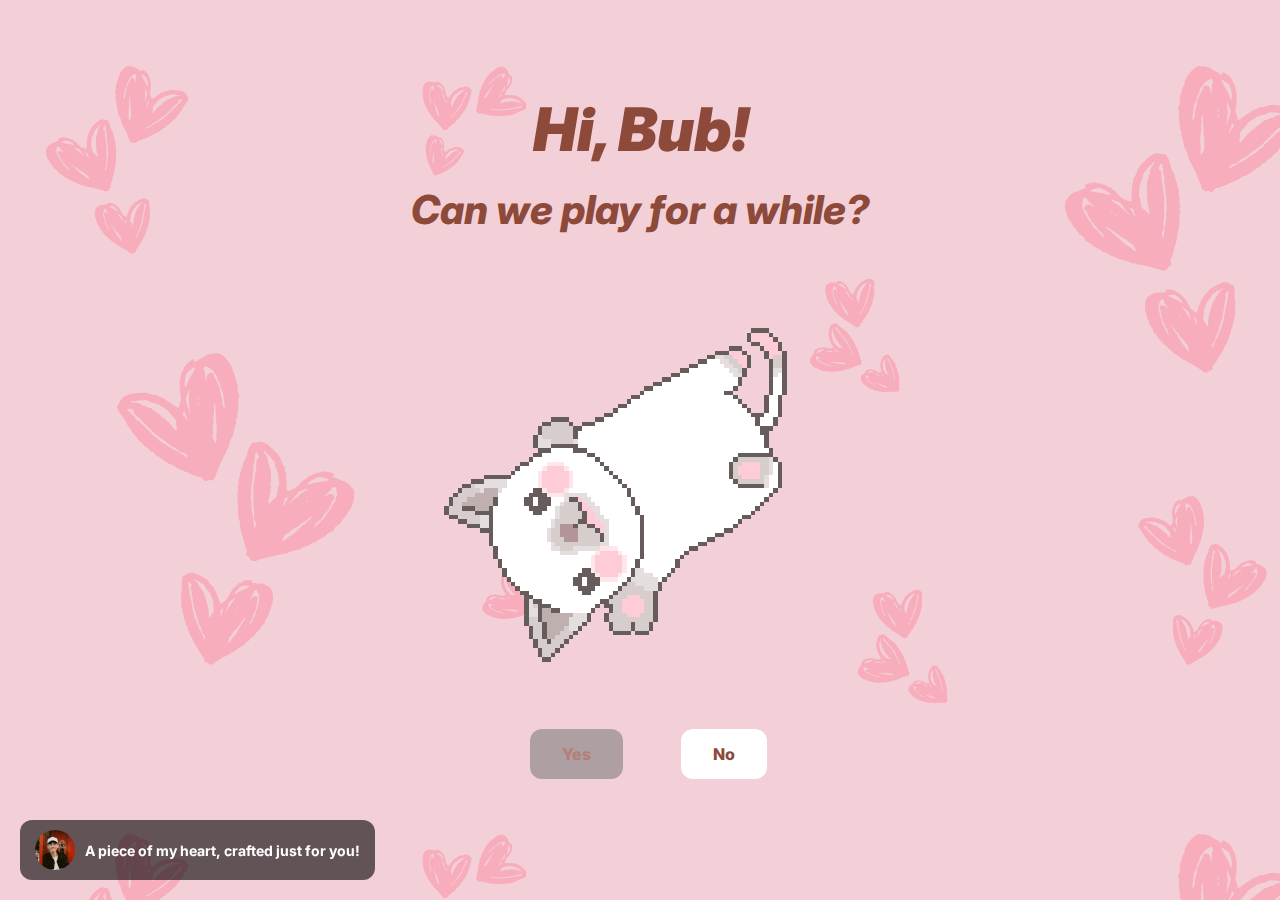
<file: index.html>
<!DOCTYPE html>
<html lang="en">
    <head>
        <title>Play with Me!</title>
        <link rel="stylesheet" href="./styles.css">
        <link href="https://fonts.googleapis.com/css2?family=Inter:wght@300;400;700&display=swap" rel="stylesheet">
        <link rel="icon" type="image/png" href="asset/favicon.png">
    </head> 
    <body>
      <script src="index.js"></script>
        <div class="container">
            <div >
                <h1 class = "header_text" id="greet">Hi, Bub!</h1>
                <h1 class = "header_text">Can we play for a while?</h1>
            </div>
            <div class="gif_container">
                <img src="asset/cute_cat.gif" alt="Cute animated illustration">
            </div>
            <div class = "buttons">
                <button class="btn" id = "yesButton" onclick="nextPage()">Yes</button>
                <button class="btn" id="noButton" onmouseover="moveButton()" onclick="moveButton()">No</button>
            </div>
        </div>
        <div class="credit_container">
          <div class="credit">
            <img src="asset/your_bub.jpg" alt="Your Bub" class="credit-img">
            <p class="credit-text">A piece of my heart, crafted just for you!</p>
        </div>
        </div>
    </body> 
</html>
</file>
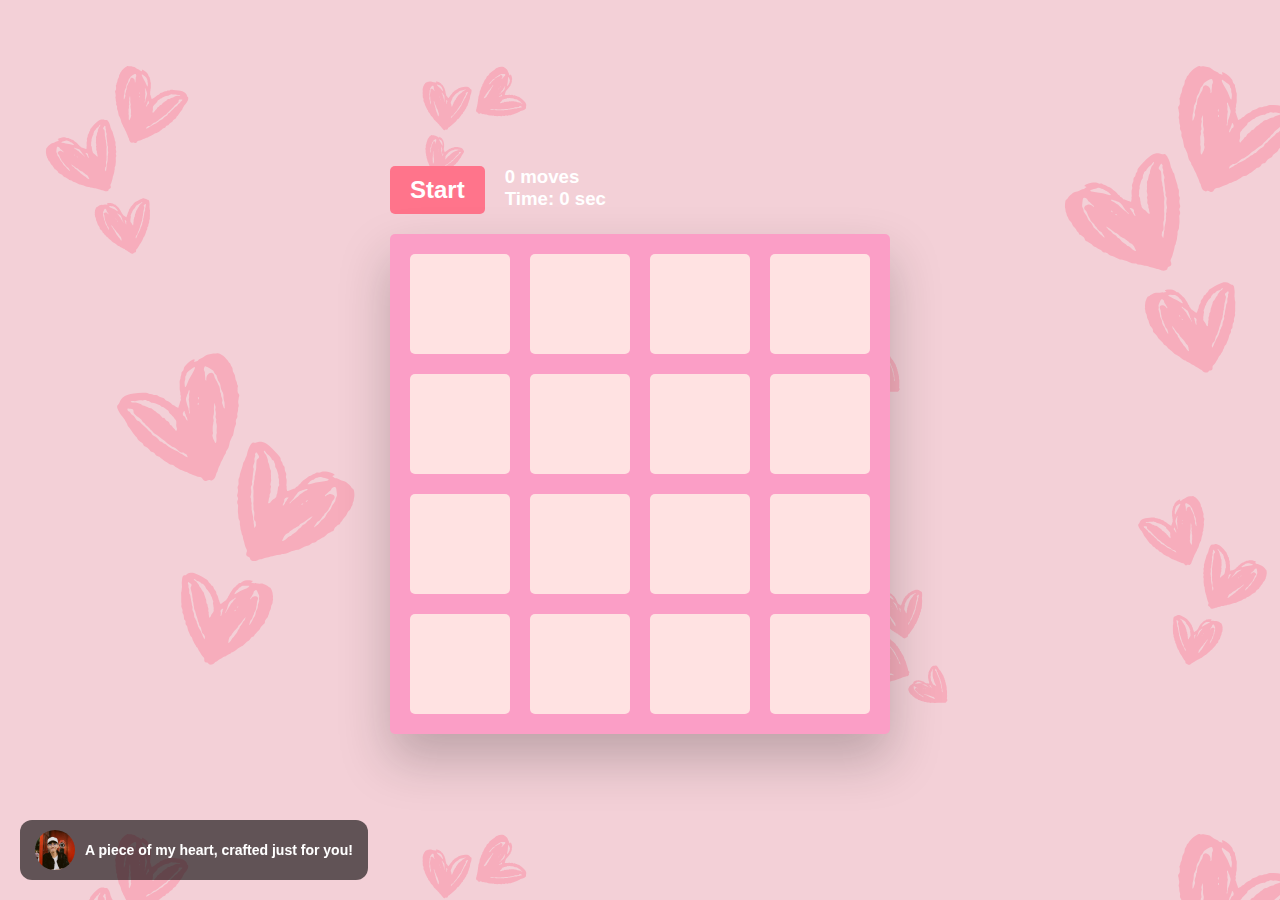
<file: memory.html>
<!DOCTYPE html>
<html lang="en">
<head>
    <meta charset="UTF-8">
    <meta http-equiv="X-UA-Compatible" content="IE=edge">
    <meta name="viewport" content="width=device-width, initial-scale=1.0">
    <title>Memory Game</title>
    <link rel="icon" type="image/png" href="asset/favicon.png">
    <link rel="stylesheet" href="memory.css">
    <link rel="stylesheet" href="styles.css">
    <script src="memory.js" defer></script>
</head>
<body>
    <div class="game">
        <div class="controls">
            <button>Start</button>
            <div class="stats">
                <div class="moves">0 moves</div>
                <div class="timer">Time: 0 sec</div>
            </div>
        </div>
        <div class="board-container">
            <div class="board" data-dimension="4"></div>
            <div class="win">✨ You Did It! ✨</div>
        </div>
    </div>
    <div class="credit_container">
        <div class="credit">
          <img src="asset/your_bub.jpg" alt="Your Bub" class="credit-img">
          <p class="credit-text">A piece of my heart, crafted just for you!</p>
      </div>
      </div>
</body>
</html>
</file>
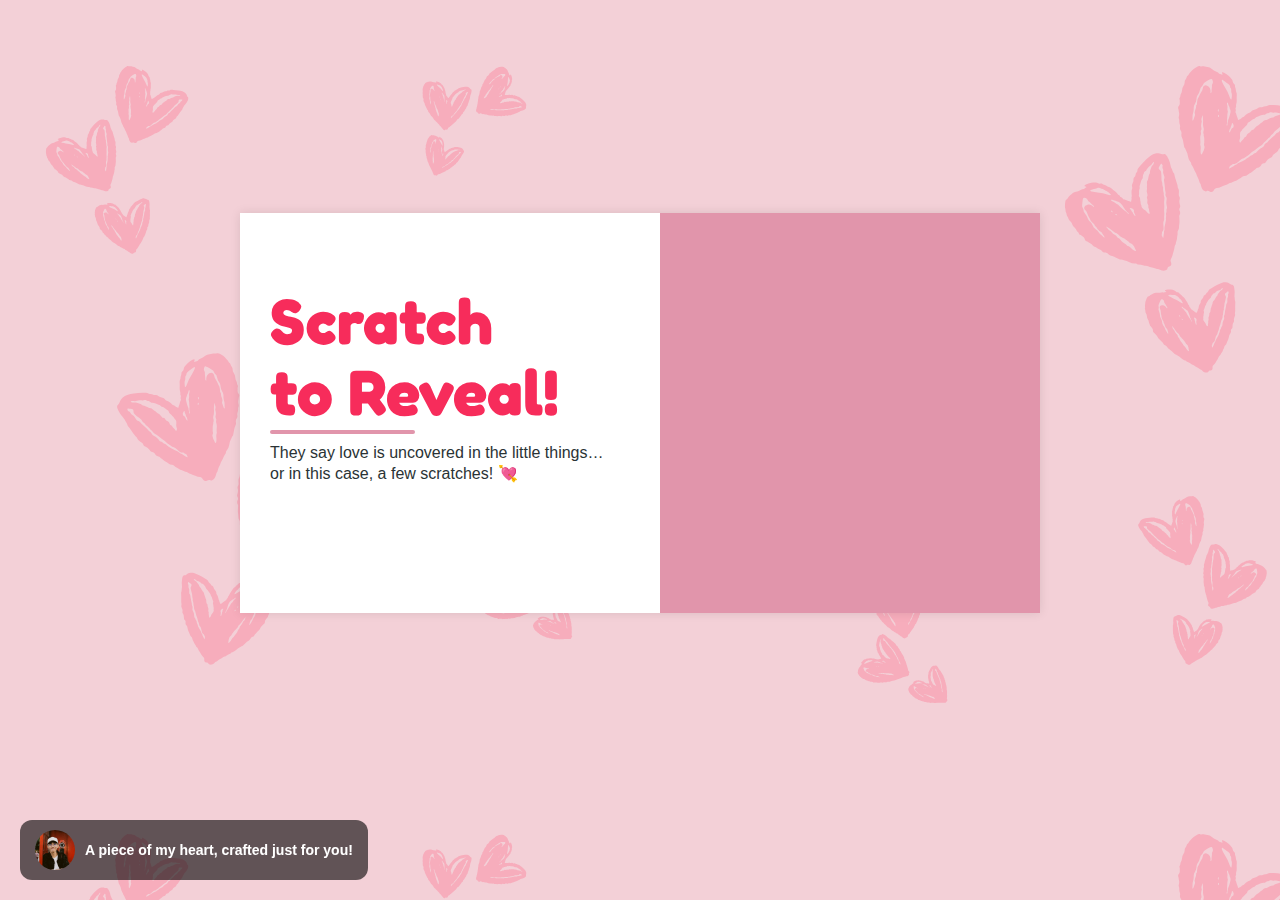
<file: scratchit.html>
<!DOCTYPE html>
<html lang="en">
<head>
    <meta charset="UTF-8">
    <meta name="viewport" content="width=device-width, initial-scale=1.0">
    <title>Scratch & Reveal</title>
    <link rel="icon" type="image/png" href="asset/favicon.png">
    <link href="https://fonts.googleapis.com/css2?family=Fredoka:wght@700&display=swap" rel="stylesheet">
    <link rel="stylesheet" href="scratchit.css">
    <link rel="stylesheet" href="styles.css">
    <script src="scratchit.js" defer></script>
</head>
<body>
    <div class="container">
        <div class="left-panel">
            <h2>Scratch <span>to Reveal!</span></h2>
            <p>They say love is uncovered in the little things… or in this case, a few scratches! 💘</p>
        </div>
        <div class="right-panel">
            <div class="scratch-container">
                <img src="asset/valentine.png" alt="Revealed Image" class="hidden-image">
                <canvas id="scratchCanvas"></canvas>
            </div>
        </div>
    </div>
    <div class="credit_container">
      <div class="credit">
        <img src="asset/your_bub.jpg" alt="Your Bub" class="credit-img">
        <p class="credit-text">A piece of my heart, crafted just for you!</p>
    </div>
    </div>
</body>
</html>
</file>
<file: styles.css>
body {
  display: flex;
  justify-content: center;
  align-items: center;
  height: 90vh;
  background-color: #F3D0D7;
  font-family: 'Inter', sans-serif;
  background-image: url('asset/bg-pattern.png');
}

#greet{
  font-weight: 900;
  font-size:60px;
}
#noButton {
  position: absolute;
  margin-left: 150px;
  transition: 0.5s;
}

#yesButton {
  position: absolute;
  margin-right: 150px;
  cursor: not-allowed;
  background-color: gray;
  color: #8D493A;
  cursor: not-allowed;
  opacity: 0.6;
  pointer-events: none;
}

#yesButton.enabled {
  background-color: white !important;
  cursor: pointer;
  opacity: 1;
  pointer-events: auto;
}

.header_text {
  font-family: 'Nunito';
  font-size: 40px;
  font-weight: bold;
  color: #8D493A;
  text-align: center;
  margin-top: 20px;
  margin-bottom: 0;
  font-family: 'Inter', sans-serif;
  font-weight: 800;
  font-style: italic;
}

.buttons {
  display: flex;
  flex-direction: row;
  justify-content: center;
  align-items: center;
  margin-top: 20px;
  margin-left: 20px;
}

.btn {
  background-color: #ffffff;
  color: #8D493A;
  padding: 15px 32px;
  text-align: center;
  display: inline-block;
  font-size: 16px;
  margin: 4px 2px;
  cursor: pointer;
  border: none;
  border-radius: 12px;
  transition: background-color 0.3s ease;
  font-family: 'Inter', sans-serif;
  font-weight: 800;
}

.gif_container {
  display: flex;
  justify-content: center;
  align-items: center;
}

.credit {
  display: flex;
  align-items: center;
  justify-content: center;
  position: fixed;
  bottom: 20px;
  left: 20px;
  font-family: 'Inter', sans-serif;
  font-size: 14px;
  font-weight: bold;
  color: white;
  background: rgba(0, 0, 0, 0.6);
  padding: 10px 15px;
  border-radius: 12px;
}

.credit-img {
  width: 40px;
  height: 40px;
  border-radius: 50%;
  margin-right: 10px;
  object-fit: cover;
}

.credit-text {
  margin: 0;
  color: white;
}


@media only screen and (max-width: 320px) and (max-height: 568px) {
  body {
      height: 100vh;
  }

  .header_text {
      font-size: 20px;
  }

  img {
      height: 60vh;
  }

  .btn {
      padding: 10px 18px;
      font-size: 12px;
  }
}

@media only screen and (max-width: 414px) and (max-height: 736px) {
  body {
      height: 90vh;
  }

  .header_text {
      font-size: 28px;
  }

  img {
      height: 60vh;
  }

  .btn {
      padding: 15px 25px;
      font-size: 14px;
  }
}
</file>
<file: memory.css>
html {
  width: 100%;
  height: 100%;
}

.body {
  font-family: 'Inter', sans-serif;
}

.game {
  position: absolute;
  top: 50%;
  left: 50%;
  transform: translate(-50%, -50%);
}
.controls {
  display: flex;
  gap: 20px;
  margin-bottom: 20px;
}
button {
  background: #FF748B;
  color: #FFF;
  border-radius: 5px;
  padding: 10px 20px;
  border: 0;
  cursor: pointer;
  font-family: Arial, Helvetica, sans-serif;
  font-size: 18pt;
  font-weight: bold;
}
.disabled {
  color: #DE3163;
}
.stats {
  color: #FFF;
  font-size: 14pt;
  font-weight: bold;
}
.board-container {
  position: relative;
}
.board,
.win {
  border-radius: 5px;
  box-shadow: 0 25px 50px rgb(33 33 33 / 25%);
  background: #FB9EC6;
  transition: transform .6s cubic-bezier(0.4, 0.0, 0.2, 1);
  backface-visibility: hidden;
}
.board {
  padding: 20px;
  display: grid;
  grid-template-columns: repeat(4, auto);
  grid-gap: 20px;
}
.board-container.flipped .board {
  transform: rotateY(180deg) rotateZ(50deg);
}
.board-container.flipped .win {
  transform: rotateY(0) rotateZ(0);
}
.card {
  position: relative;
  width: 100px;
  height: 100px;
  cursor: pointer;
}
.card-front,
.card-back {
  position: absolute;
  border-radius: 5px;
  width: 100%;
  height: 100%;
  background: #FFE2E2;
  transition: transform .6s cubic-bezier(0.4, 0.0, 0.2, 1);
  backface-visibility: hidden;
}
.card-back {
  display: flex;
  align-items: center;
  justify-content: center;
  transform: rotateY(180deg) rotateZ(50deg);
  font-size: 28pt;
  user-select: none;
  text-align: center;
  line-height: 100px;
  background: #FDF8E6;
}
.card-back img {
  width: 50%;
  height: 50%;
  object-fit: contain;
  display: block;
  margin: auto;
}

.card.flipped .card-front {
  transform: rotateY(180deg) rotateZ(50deg);
}
.card.flipped .card-back {
  transform: rotateY(0) rotateZ(0);
}
.win {
  position: absolute;
  top: 0;
  left: 0;
  width: 100%;
  height: 100%;
  text-align: center;
  background: #FDF8E6;
  transform: rotateY(180deg) rotateZ(50deg);
}
.win-text {
  position: absolute;
  top: 50%;
  left: 50%;
  transform: translate(-50%, -50%);
  font-size: 21pt;
  font-weight: 800;
  color: #282A3A;
  line-height: 1.6;
  font-size: 1.5rem;
  text-align: center;
}
.highlight {
  color: #7303c0;
}

#continue-btn {
  background-color: #ff4081;
  color: white;
  border: none;
  padding: 10px 20px;
  font-size: 1.2rem;
  border-radius: 8px;
  cursor: pointer;
  transition: 0.3s;
}

#continue-btn:hover {
  background-color: #e91e63;
}
</file>
<file: scratchit.css>
body {
  display: flex;
  justify-content: center;
  align-items: center;
  height: 100vh;
  background-color: #f8f8f8;
  font-family: 'Inter', sans-serif;
}
.container {
  display: flex;
  width: 800px;
  height: 400px;
  background: white;
  box-shadow: 0 0 10px rgba(0, 0, 0, 0.1);
}
.left-panel {
  width: 50%;
  padding: 20px;
  display: flex;
  flex-direction: column;
  align-items: flex-start;
  justify-content:flex-start;
  text-align: left; 
  max-width: 100%; 
  overflow: hidden;
  color:#2A3335;
}

.left-panel h2 {
  font-size: 64px; 
  font-weight: 900;
  line-height: 1.1;
  margin-left: 10px; 
  margin-bottom: 0.25rem;
  word-break: break-word;
  font-family: 'Fredoka', sans-serif;
  color: #F72C5B;
  position: relative;
}

.left-panel h2::after {
  content: "";
  display: block;
  width: 50%;
  height: 4px;
  background-color: #E195AB; 
  margin-top: 3px;
  border-radius: 2px;
}

.left-panel h2 span {
  display: block;
}

.left-panel p {
  max-width: 90%; 
  word-wrap: break-word; 
  font-size: 16px;
  margin-left: 10px; 
  margin-top: 5px;
  line-height: 1.3;
}

.right-panel {
  width: 50%;
  position: relative;
}
.scratch-container {
  position: relative;
  width: 100%;
  height: 100%;
}
.hidden-image {
  width: 100%;
  height: 100%;
  display: block;
}
canvas {
  position: absolute;
  top: 0;
  left: 0;
  width: 100%;
  height: 100%;
  cursor: pointer;
}
</file>
